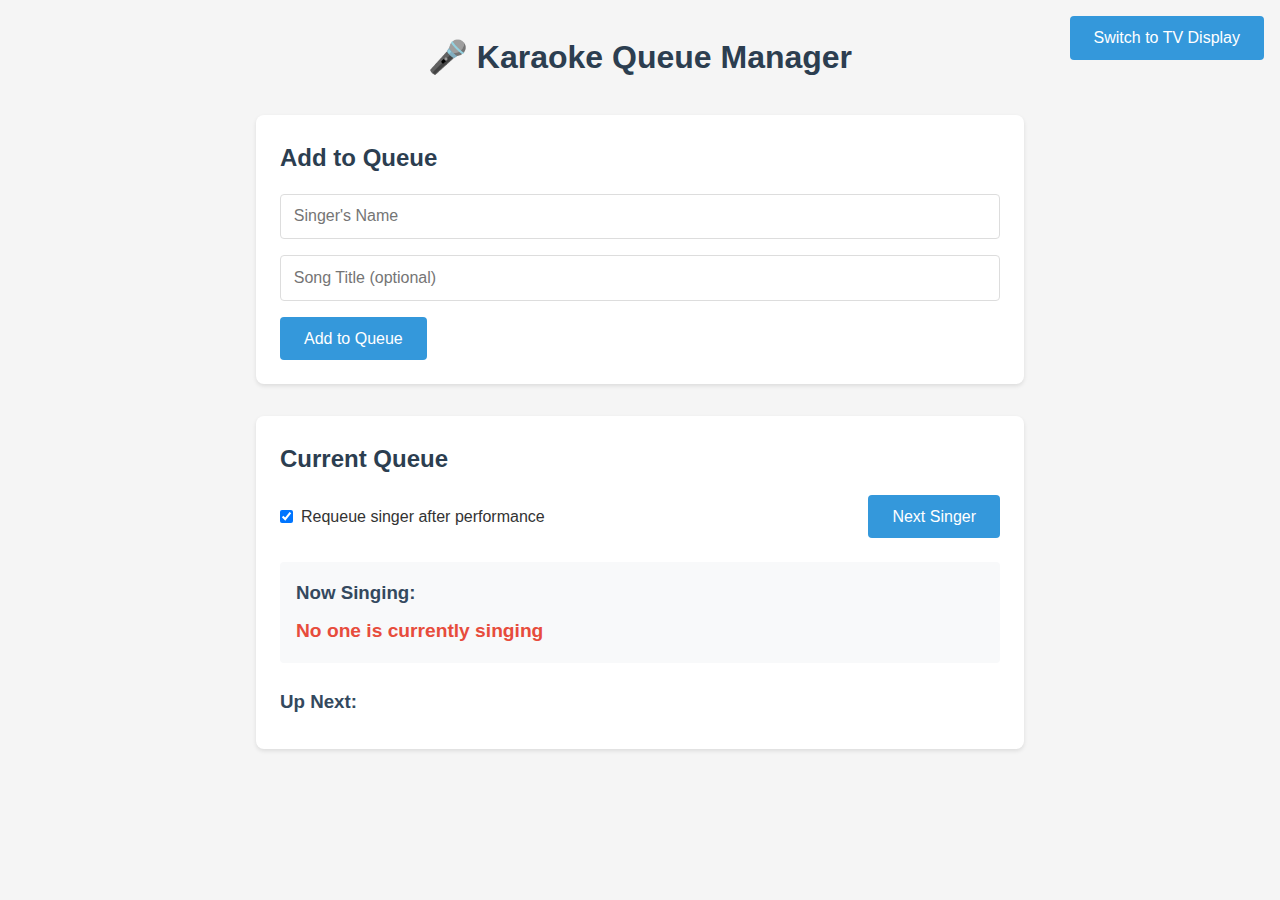
<file: index.html>
<!DOCTYPE html>
<html lang="en">
<head>
    <meta charset="UTF-8">
    <meta name="viewport" content="width=device-width, initial-scale=1.0">
    <title>Karaoke Queue Manager</title>
    <link rel="stylesheet" href="css/styles.css">
    <link rel="stylesheet" href="css/tv-display.css">
</head>
<body>
    <button class="view-toggle" onclick="toggleView()">Switch to TV Display</button>

    <!-- Manager View -->
    <div id="managerView" class="container">
        <h1>🎤 Karaoke Queue Manager</h1>
        
        <div class="add-singer">
            <h2>Add to Queue</h2>
            <input type="text" id="singerName" placeholder="Singer's Name" required>
            <input type="text" id="songTitle" placeholder="Song Title (optional)">
            <button onclick="addToQueue()">Add to Queue</button>
        </div>

        <div class="queue-section">
            <h2>Current Queue</h2>
            <div class="queue-controls">
                <div class="requeue-option">
                    <input type="checkbox" id="requeue" checked>
                    <label for="requeue">Requeue singer after performance</label>
                </div>
                <button onclick="nextSinger()">Next Singer</button>
            </div>
            <div class="current-singer">
                <h3>Now Singing:</h3>
                <div id="currentSinger">No one is currently singing</div>
            </div>
            <div class="queue-list">
                <h3>Up Next:</h3>
                <ul id="queue"></ul>
            </div>
        </div>
    </div>

    <!-- TV Display View -->
    <div id="tvView" class="tv-mode hidden">
        <h1>🎤 Karaoke Queue</h1>
        
        <div class="current-singer">
            <h2>Now Singing</h2>
            <div id="tvCurrentSinger">Loading...</div>
        </div>

        <div class="queue-list">
            <h2>Up Next</h2>
            <ul id="tvQueue"></ul>
        </div>
    </div>

    <!-- Load scripts in order of dependencies -->
    <script src="js/queue-manager.js"></script>
    <script src="js/view-manager.js"></script>
</body>
</html>
</file>
<file: css/styles.css>
* {
    margin: 0;
    padding: 0;
    box-sizing: border-box;
    font-family: -apple-system, BlinkMacSystemFont, "Segoe UI", Roboto, Arial, sans-serif;
}

body {
    background-color: #f5f5f5;
    color: #333;
    line-height: 1.6;
}

.container {
    max-width: 800px;
    margin: 2rem auto;
    padding: 0 1rem;
}

h1 {
    text-align: center;
    color: #2c3e50;
    margin-bottom: 2rem;
}

h2 {
    color: #2c3e50;
    margin-bottom: 1rem;
}

h3 {
    color: #34495e;
    margin-bottom: 0.5rem;
}

.add-singer {
    background: white;
    padding: 1.5rem;
    border-radius: 8px;
    box-shadow: 0 2px 4px rgba(0,0,0,0.1);
    margin-bottom: 2rem;
}

input {
    width: 100%;
    padding: 0.8rem;
    margin-bottom: 1rem;
    border: 1px solid #ddd;
    border-radius: 4px;
    font-size: 1rem;
}

button {
    background-color: #3498db;
    color: white;
    border: none;
    padding: 0.8rem 1.5rem;
    border-radius: 4px;
    cursor: pointer;
    font-size: 1rem;
    transition: background-color 0.2s;
}

button:hover {
    background-color: #2980b9;
}

.queue-section {
    background: white;
    padding: 1.5rem;
    border-radius: 8px;
    box-shadow: 0 2px 4px rgba(0,0,0,0.1);
}

.queue-controls {
    margin-bottom: 1.5rem;
    display: flex;
    justify-content: space-between;
    align-items: center;
}

.requeue-option {
    display: flex;
    align-items: center;
    gap: 0.5rem;
}

.requeue-option input[type="checkbox"] {
    width: auto;
    margin: 0;
    cursor: pointer;
}

.requeue-option label {
    cursor: pointer;
    user-select: none;
}

.current-singer {
    background: #f8f9fa;
    padding: 1rem;
    border-radius: 4px;
    margin-bottom: 1.5rem;
}

#currentSinger {
    font-size: 1.2rem;
    color: #e74c3c;
    font-weight: bold;
}

.queue-list ul {
    list-style: none;
}

.queue-list li {
    padding: 0.8rem;
    border-bottom: 1px solid #eee;
    display: flex;
    justify-content: space-between;
    align-items: center;
}

.queue-list li:last-child {
    border-bottom: none;
}

.queue-list li button {
    background-color: #e74c3c;
    padding: 0.4rem 0.8rem;
    font-size: 0.9rem;
}

.queue-list li button:hover {
    background-color: #c0392b;
}

.singer-info {
    display: flex;
    align-items: center;
    gap: 0.25rem;
    flex: 1;
}

.song-span {
    cursor: pointer;
    padding: 0.4rem 0.8rem;
    border-radius: 4px;
    transition: all 0.2s;
    border: 1px dashed transparent;
    position: relative;
}

.song-span:hover {
    background-color: #f0f0f0;
    border-color: #3498db;
}

.no-song {
    color: #666;
    font-style: italic;
    background-color: #f8f9fa;
}

.song-span::after {
    content: '✏️';
    opacity: 0;
    margin-left: 8px;
    transition: opacity 0.2s;
}

.song-span:hover::after {
    opacity: 1;
}

.edit-song-input {
    padding: 0.2rem 0.4rem;
    margin: 0;
    width: auto;
    min-width: 200px;
    display: inline-block;
}

.save-btn {
    background-color: #27ae60;
    padding: 0.4rem 0.8rem;
    margin-left: 0.5rem;
    font-size: 0.9rem;
}

.save-btn:hover {
    background-color: #219a52;
}

.remove-btn {
    background-color: #e74c3c;
    padding: 0.4rem 0.8rem;
    font-size: 0.9rem;
    margin-left: 1rem;
}

.remove-btn:hover {
    background-color: #c0392b;
}
</file>
<file: css/tv-display.css>
/* TV Display specific styles */
.tv-mode {
    background-color: #000;
    color: #fff;
    padding: 2rem;
    font-size: 24px;
    min-height: 100vh;
}

.tv-mode h1 {
    color: #3498db;
    font-size: 3rem;
}

.tv-mode .current-singer {
    background: #2c3e50;
    padding: 2rem;
    text-align: center;
}

.tv-mode .current-singer h2 {
    color: #3498db;
    margin-bottom: 1rem;
    font-size: 2rem;
}

.tv-mode #currentSinger {
    font-size: 2.5rem;
    color: #e74c3c;
    font-weight: bold;
}

.tv-mode .queue-list {
    background: #2c3e50;
}

.tv-mode .queue-list h2 {
    color: #3498db;
    font-size: 2rem;
}

.tv-mode #queue li {
    padding: 1rem;
    border-bottom: 1px solid #34495e;
    font-size: 1.8rem;
}

/* View toggle styles */
.view-toggle {
    position: fixed;
    top: 1rem;
    right: 1rem;
    z-index: 1000;
    background: #3498db;
    color: white;
    border: none;
    padding: 0.8rem 1.5rem;
    border-radius: 4px;
    cursor: pointer;
    font-size: 1rem;
    transition: background-color 0.2s;
}

.view-toggle:hover {
    background-color: #2980b9;
}

/* Hide the non-active view */
.hidden {
    display: none !important;
}
</file>
